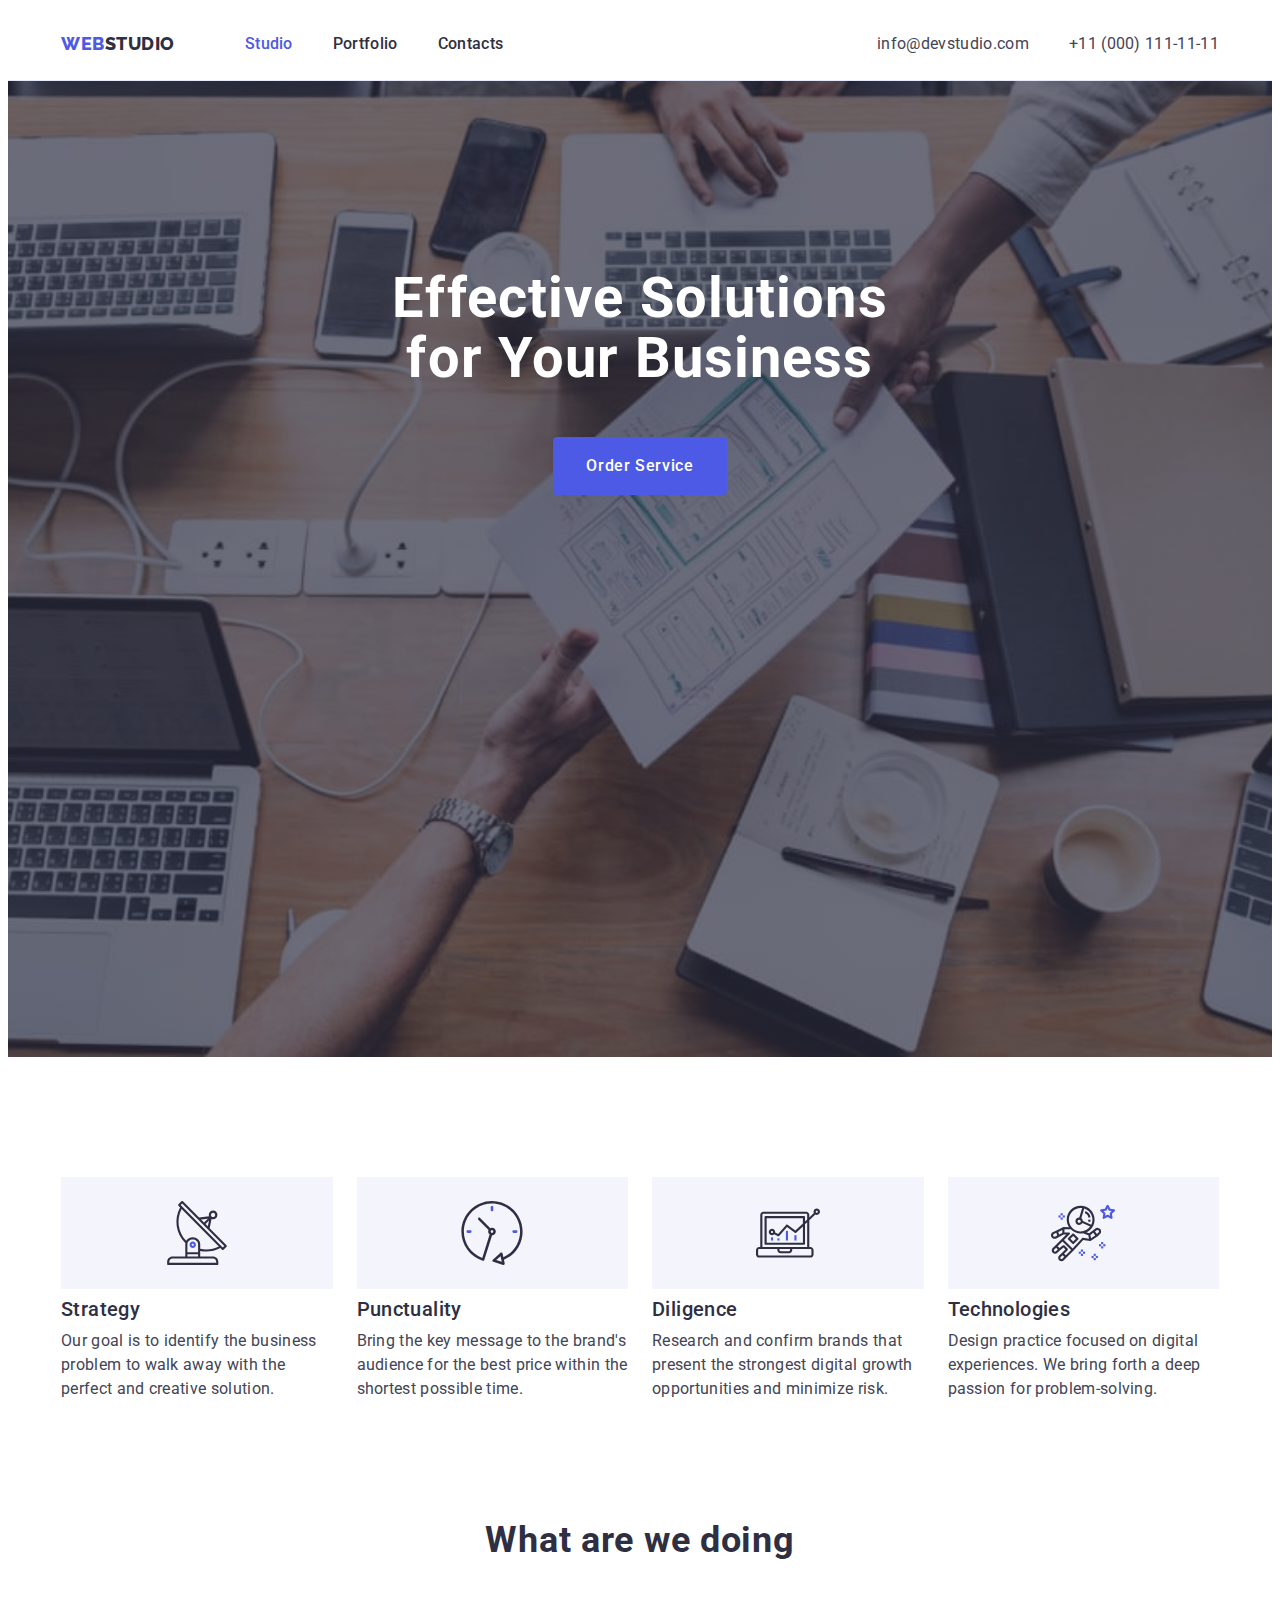
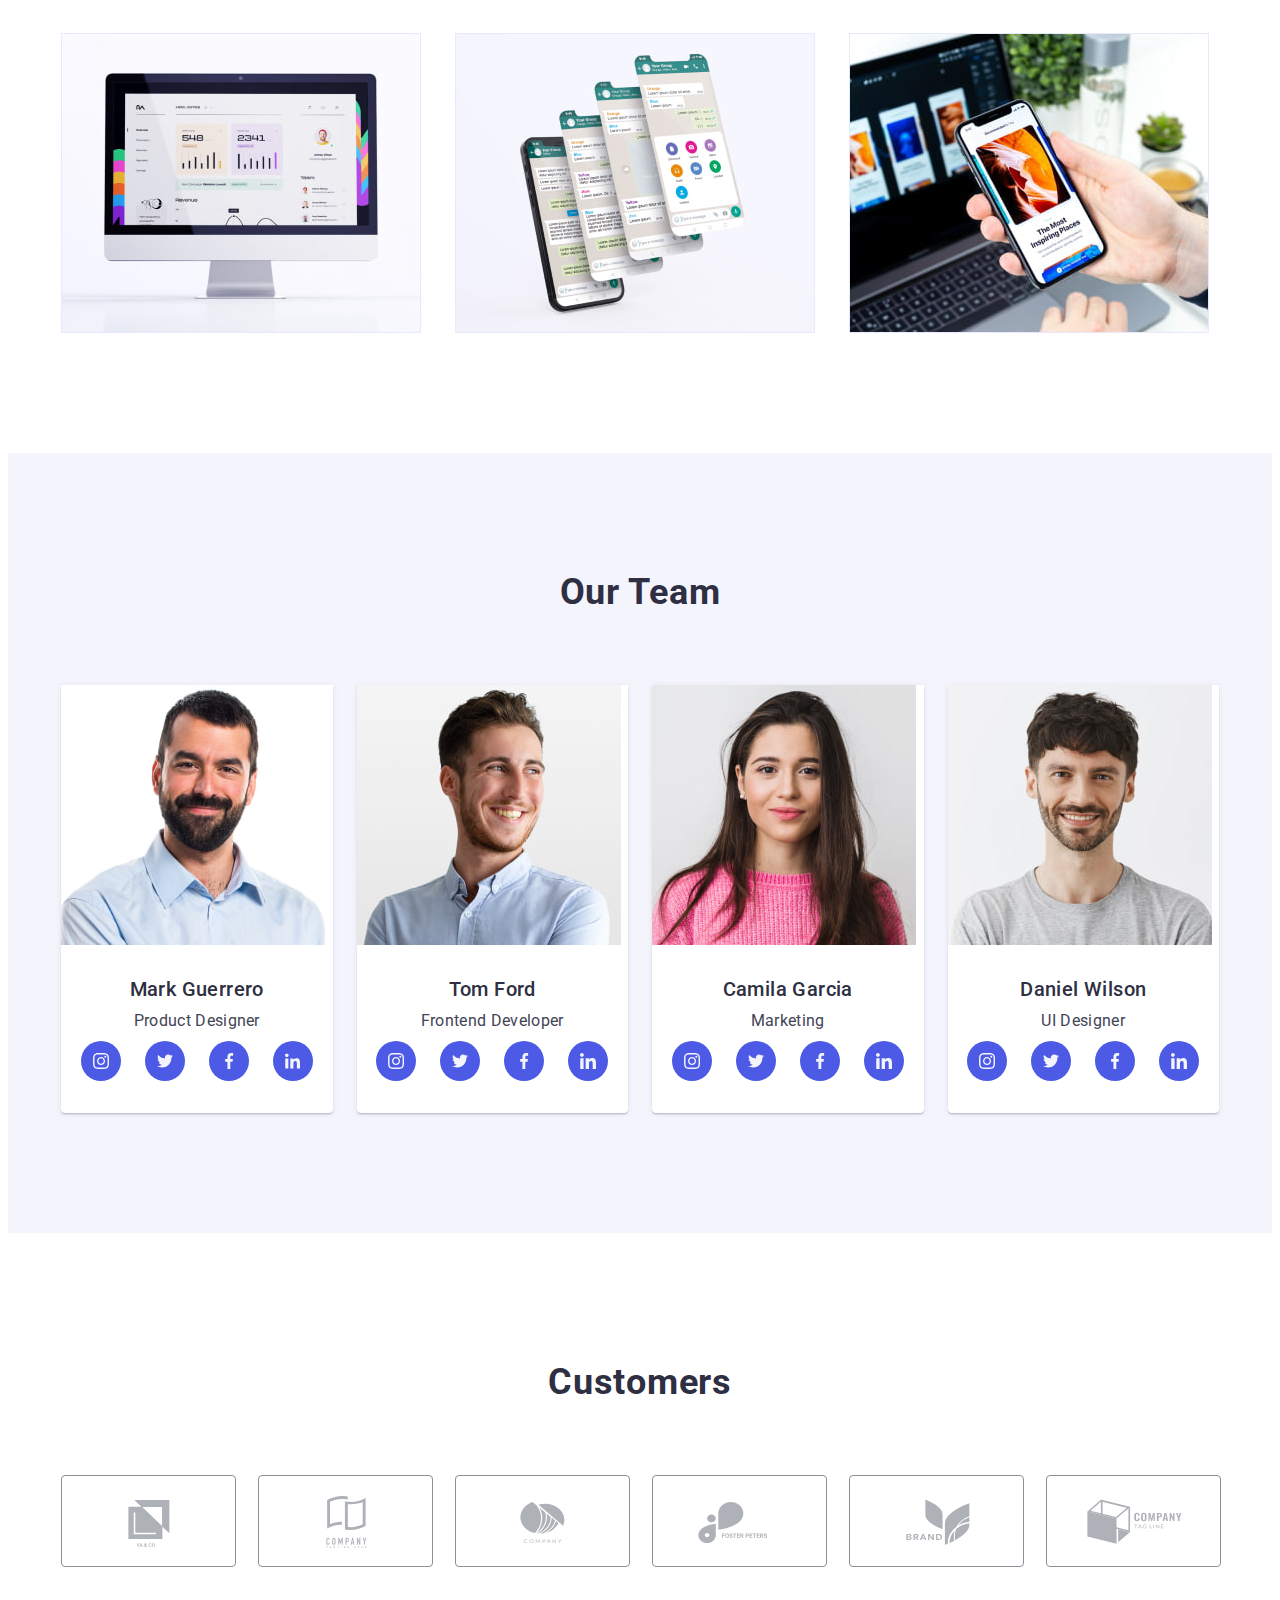
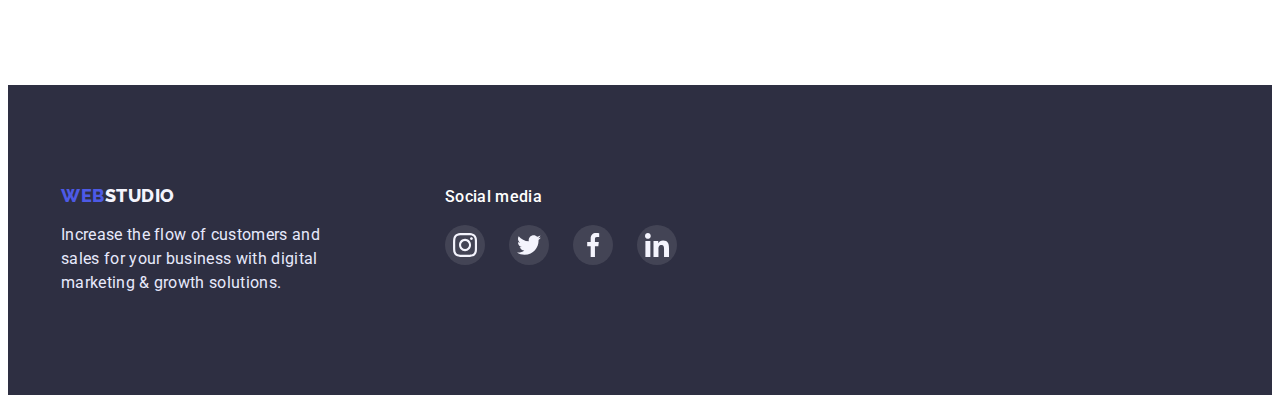
<file: index.html>
<!DOCTYPE html>
<html lang="en">
<head>
    <meta charset="UTF-8">
    <meta http-equiv="X-UA-Compatible" content="IE=edge">
    <meta name="viewport" content="width=device-width, initial-scale=1.0">
    <title>goit-markup-hw-02</title>
    <link rel="preconnect" href="https://fonts.googleapis.com"><link rel="preconnect" href="https://fonts.gstatic.com" crossorigin><link href="https://fonts.googleapis.com/css2?family=Raleway:wght@800&family=Roboto:wght@400;500;700&display=swap" rel="stylesheet">
    <link rel="stylesheet" href="https://cdnjs.cloudflare.com/ajax/libs/modern-normalize/1.1.0/modern-normalize.min.css" integrity="sha512-wpPYUAdjBVSE4KJnH1VR1HeZfpl1ub8YT/NKx4PuQ5NmX2tKuGu6U/JRp5y+Y8XG2tV+wKQpNHVUX03MfMFn9Q==" crossorigin="anonymous" referrerpolicy="no-referrer" />
    <link rel="stylesheet" href="./css/styles.css">
</head>
<body>
    <!-- Шапка сайту-->
    <header class="header">
        <div class="container header-container">
            <nav class="header-navigation">
                <a href="./index.html" class="header-logo link"> <span class="web-logo">Web</span>Studio</a>
                <ul class="header-site-list list">
                    <li class="header-item"><a href="./index.html" class="header-link link current">Studio</a></li>
                    <li class="header-item"><a href="./portfolio.html" class="header-link link">Portfolio</a></li>
                    <li class="header-item"><a href="" class="header-link link">Contacts</a></li>
                </ul> 
            </nav>
                <!-- Контакти -->
            <address class="header-adress">
                <ul class="header-nav-list list">
                    <li class="header-mail"><a href="mailto:info@devstudio.com" class="header-adress-link link">info@devstudio.com</a></li>
                    <li class="header-tel "><a href="tel:+110001111111" class="header-adress-link link">+11 (000) 111-11-11</a></li>
                </ul>
            </address>   
        </div> 
    </header>

    <main>
        <!--Назва сайту-->
        <section class="hero">
            <div>
                <h1 class="hero-title">Effective Solutions for Your Business</h1>
                <button type="button" class="hero-button">Order Service</button>
            </div>
        </section>

        <!--Переваги-->
        <section class="features">
            <div class="container">
                <h2 class="hidden-title">Features </h2>
    
                <ul class="features-list list">
                    <li class="features-item icon-strategy">
                        <h3 class="features-title">Strategy</h3>
                        <p class="features-paragraph">Our goal is to identify the business
                            problem to walk away with the perfect and creative solution. </p>
                    </li>
                    <li class="features-item icon-punctuality">
                        <h3 class="features-title">Punctuality</h3>
                        <p class="features-paragraph">Bring the key message to the brand's audience for the best price within the shortest possible time. </p>
                    </li>
                    <li class="features-item icon-dilligence">
                        <h3 class="features-title">Diligence</h3>
                        <p class="features-paragraph">Research and confirm brands that present the strongest digital growth opportunities and minimize risk. </p>
                    </li>
                    <li class="features-item icon-technologiies">
                        <h3 class="features-title">Technologies</h3>
                        <p class="features-paragraph">Design practice focused on digital experiences. We bring forth a deep passion for problem-solving. </p>
                    </li>
                </ul>
            </div>
        </section>

        <!--Що ми робимо-->
        <section class="work">
            <div class="container">
                <h2 class="work-title">What are we doing</h2>
    
                <ul class="work-list list">
                    <li class="work-item"><img src="./images/comp.jpg" alt="Computer" width="360"></li>
                    <li class="work-item"><img src="./images/messenger.jpg" alt="Messenger" width="360"></li>
                    <li class="work-item"><img src="./images/iphone.jpg" alt="Telephone" width="360"></li>
                </ul>
            </div>
        </section>

        <!--Наша команда-->
        <section class="team">
            <div class="container">
                <h2 class="team-title">Our Team</h2>
    
                <ul class="team-list list">
                    <li class="team-item">
                        <img src="./images/mark.jpg" alt="Mark Guerrero" width="264">
                        <div class="team-container">
                            <h3 class="team-name">Mark Guerrero</h3>
                            <p class="team-subtitle">Product Designer</p>
                            <ul class="team-soc-list list">
                                <li class="team-soc-item"><a href="" class="team-soc-link link"><svg class="team-soc-icon" width="16" height="16">
                                    <use href="./images/symbol-defs.svg#icon-instagram"></use>
                                </svg></a></li>
                                <li class="team-soc-item"><a href="" class="team-soc-link link"><svg class="team-soc-icon" width="16" height="16">
                                    <use href="./images/symbol-defs.svg#icon-twitter"></use>
                                </svg></a></li>
                                <li class="team-soc-item"><a href="" class="team-soc-link link"><svg class="team-soc-icon" width="16" height="16">
                                    <use href="./images/symbol-defs.svg#icon-facebook"></use>
                                </svg></a></li>
                                <li class="team-soc-item"><a href="" class="team-soc-link link"><svg class="team-soc-icon" width="15" height="16">
                                    <use href="./images/symbol-defs.svg#icon-linkedin"></use>
                                </svg></a></li>
                            </ul>
                        </div>
                    </li>
                    <li class="team-item">
                        <img src="./images/tom.jpg" alt="Tom Ford" width="264">
                        <div class="team-container">
                            <h3 class="team-name">Tom Ford</h3>
                            <p class="team-subtitle">Frontend Developer</p>
                            <ul class="team-soc-list list">
                                <li class="team-soc-item"><a href="" class="team-soc-link link"><svg class="team-soc-icon" width="16" height="16">
                                    <use href="./images/symbol-defs.svg#icon-instagram"></use>
                                </svg></a></li>
                                <li class="team-soc-item"><a href="" class="team-soc-link link"><svg class="team-soc-icon" width="16" height="16">
                                    <use href="./images/symbol-defs.svg#icon-twitter"></use>
                                </svg></a></li>
                                <li class="team-soc-item"><a href="" class="team-soc-link link"><svg class="team-soc-icon" width="16" height="16">
                                    <use href="./images/symbol-defs.svg#icon-facebook"></use>
                                </svg></a></li>
                                <li class="team-soc-item"><a href="" class="team-soc-link link"><svg class="team-soc-icon" width="16" height="16">
                                    <use href="./images/symbol-defs.svg#icon-linkedin"></use>
                                </svg></a></li>
                            </ul>
                        </div>
                    </li>
                    <li class="team-item">
                        <img src="./images/camila.jpg" alt="Camila Garcia" width="264">
                        <div class="team-container">
                            <h3 class="team-name">Camila Garcia</h3>
                            <p class="team-subtitle">Marketing</p>
                            <ul class="team-soc-list list">
                                <li class="team-soc-item"><a href="" class="team-soc-link link"><svg class="team-soc-icon" width="16" height="16">
                                    <use href="./images/symbol-defs.svg#icon-instagram"></use>
                                </svg></a></li>
                                <li class="team-soc-item"><a href="" class="team-soc-link link"><svg class="team-soc-icon" width="16" height="16">
                                    <use href="./images/symbol-defs.svg#icon-twitter"></use>
                                </svg></a></li>
                                <li class="team-soc-item"><a href="" class="team-soc-link link"><svg class="team-soc-icon" width="16" height="16">
                                    <use href="./images/symbol-defs.svg#icon-facebook"></use>
                                </svg></a></li>
                                <li class="team-soc-item"><a href="" class="team-soc-link link"><svg class="team-soc-icon" width="16" height="16">
                                    <use href="./images/symbol-defs.svg#icon-linkedin"></use>
                                </svg></a></li>
                            </ul>
                        </div>
                    </li>
                    <li class="team-item">
                        <img src="./images/daniel.jpg" alt="Daniel Wilson" width="264">
                        <div class="team-container">
                            <h3 class="team-name">Daniel Wilson</h3>
                            <p class="team-subtitle">UI Designer</p>
                            <ul class="team-soc-list list">
                                <li class="team-soc-item"><a href="" class="team-soc-link link"><svg class="team-soc-icon" width="16" height="16">
                                    <use href="./images/symbol-defs.svg#icon-instagram"></use>
                                </svg></a></li>
                                <li class="team-soc-item"><a href="" class="team-soc-link link"><svg class="team-soc-icon" width="16" height="16">
                                    <use href="./images/symbol-defs.svg#icon-twitter"></use>
                                </svg></a></li>
                                <li class="team-soc-item"><a href="" class="team-soc-link link"><svg class="team-soc-icon" width="16" height="16">
                                    <use href="./images/symbol-defs.svg#icon-facebook"></use>
                                </svg></a></li>
                                <li class="team-soc-item"><a href="" class="team-soc-link link"><svg class="team-soc-icon" width="16" height="16">
                                    <use href="./images/symbol-defs.svg#icon-linkedin"></use>
                                </svg></a></li>
                            </ul>
                        </div>
                    </li>
                </ul>
            </div>
        </section>
        <!-- Клієнти -->
        <section class="customers">
            <div class="container">
                <h2 class="customers-title">Customers</h2>
                <ul class="customers-list list">
                    <li class="customers-item"><a href="" class="customers-link link"><svg class="customers-icon" width="104" height="56">
                        <use href="./images/symbol-defs.svg#icon-logofirst"></use>
                    </svg></a></li>
                    <li class="customers-item"><a href="" class="customers-link link"><svg class="customers-icon" width="104" height="56">
                        <use href="./images/symbol-defs.svg#icon-logosec"></use>
                    </svg></a></li>
                    <li class="customers-item"><a href="" class="customers-link link"><svg class="customers-icon" width="104" height="56">
                        <use href="./images/symbol-defs.svg#icon-logothree"></use>
                    </svg></a></li>
                    <li class="customers-item"><a href="" class="customers-link link"><svg class="customers-icon" width="104" height="56">
                        <use href="./images/symbol-defs.svg#icon-logofour"></use>
                    </svg></a></li>
                    <li class="customers-item"><a href="" class="customers-link link"><svg class="customers-icon" width="104" height="56">
                        <use href="./images/symbol-defs.svg#icon-logofive"></use>
                    </svg></a></li>
                    <li class="customers-item"><a href="" class="customers-link link"><svg class="customers-icon" width="104" height="56">
                        <use href="./images/symbol-defs.svg#icon-logosix"></use>
                    </svg></a></li>
                </ul>
            </div>
        </section>
    </main>
    
    <!-- Футер -->
    <footer class="footer">
        <div class="container footer-container">
            <div class="footer-list">
                <a href="./index.html" class="footer-logo link"> <span class="web-logo">Web</span>Studio</a>
                <p class="footer-text">Increase the flow of customers and sales for your business with digital marketing & growth solutions.</p>
            </div>
            <div class="footer-soc-media-list">
                <h2 class="footer-soc-title">Social media</h2>
                <ul class="team-soc-list list">
                    <li class="team-soc-item"><a href="" class="team-soc-link footer-soc-link link"><svg class="team-soc-icon footer-soc-icon" width="24" height="24">
                        <use href="./images/symbol-defs.svg#icon-instagram"></use>
                    </svg></a></li>
                    <li class="team-soc-item"><a href="" class="team-soc-link footer-soc-link link"><svg class="team-soc-icon footer-soc-icon" width="24" height="24">
                        <use href="./images/symbol-defs.svg#icon-twitter"></use>
                    </svg></a></li>
                    <li class="team-soc-item"><a href="" class="team-soc-link footer-soc-link link"><svg class="team-soc-icon footer-soc-icon" width="24" height="24">
                        <use href="./images/symbol-defs.svg#icon-facebook"></use>
                    </svg></a></li>
                    <li class="team-soc-item"><a href="" class="team-soc-link footer-soc-link link"><svg class="team-soc-icon footer-soc-icon" width="24" height="24">
                        <use href="./images/symbol-defs.svg#icon-linkedin"></use>
                    </svg></a></li>
            </div>
        </div>
    </footer>

</body>
</html>
</file>
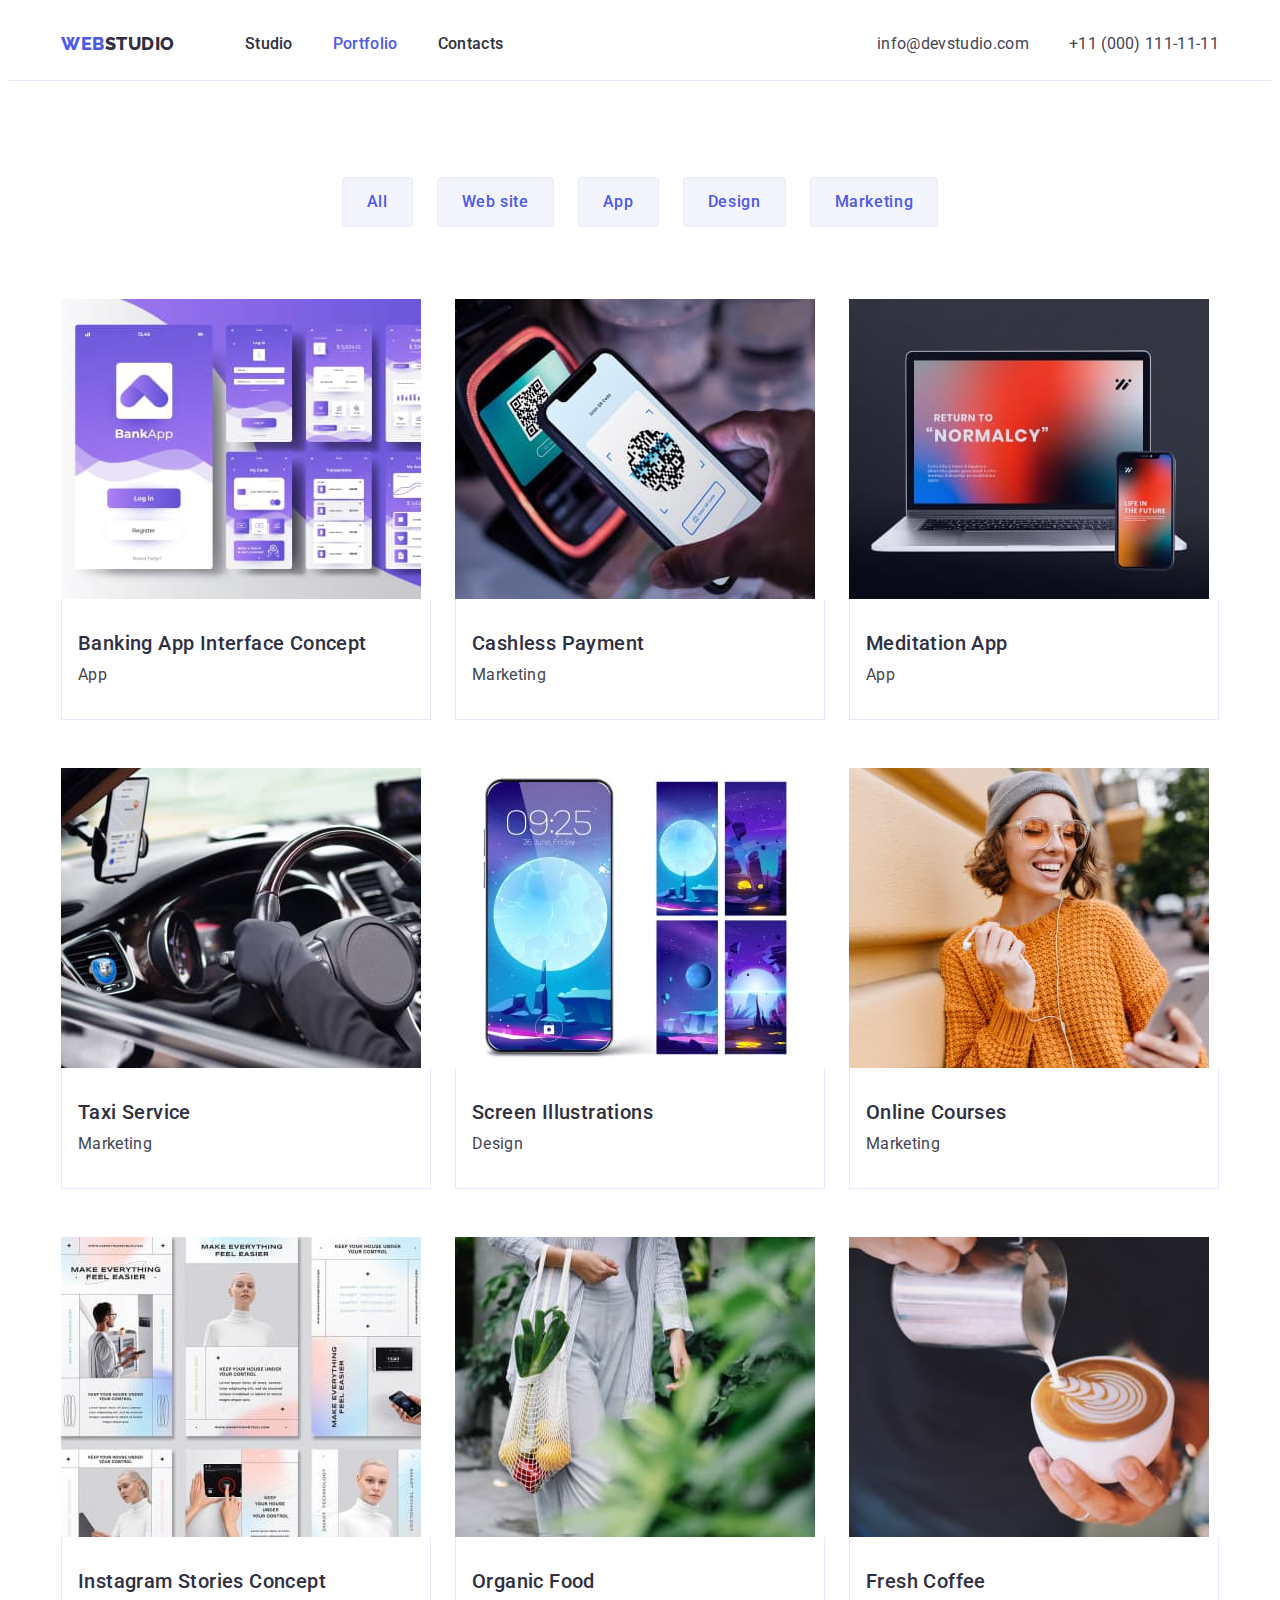
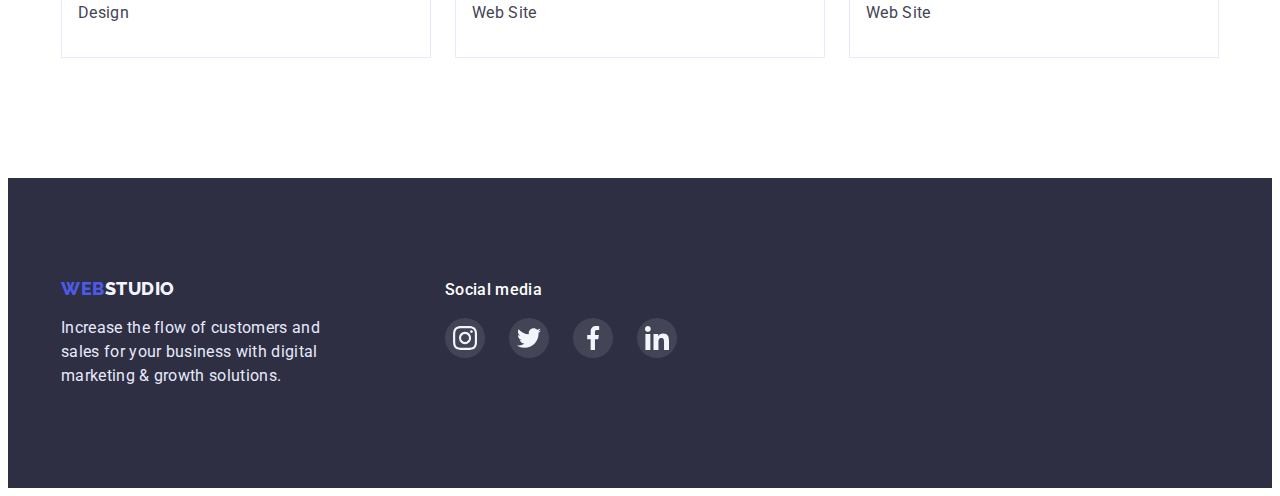
<file: portfolio.html>
<!DOCTYPE html>
<html lang="en">
<head>
    <meta charset="UTF-8">
    <meta http-equiv="X-UA-Compatible" content="IE=edge">
    <meta name="viewport" content="width=device-width, initial-scale=1.0">
    <title>goit-markup-hw-02</title>
    <link rel="preconnect" href="https://fonts.googleapis.com"><link rel="preconnect" href="https://fonts.gstatic.com" crossorigin><link href="https://fonts.googleapis.com/css2?family=Raleway:wght@800&family=Roboto:wght@400;500;700&display=swap" rel="stylesheet">
    <link rel="stylesheet" href="https://cdnjs.cloudflare.com/ajax/libs/modern-normalize/1.1.0/modern-normalize.min.css" integrity="sha512-wpPYUAdjBVSE4KJnH1VR1HeZfpl1ub8YT/NKx4PuQ5NmX2tKuGu6U/JRp5y+Y8XG2tV+wKQpNHVUX03MfMFn9Q==" crossorigin="anonymous" referrerpolicy="no-referrer" />
    <link rel="stylesheet" href="./css/styles.css">
</head>
<body>
    <!-- Шапка сайту-->
    <header class="header">
        <div class="container header-container">
            <nav class="header-navigation">
                <a href="./index.html" class="header-logo link"> <span class="web-logo">Web</span>Studio</a>
                <ul class="header-site-list list">
                    <li class="header-item"><a href="./index.html" class="header-link link">Studio</a></li>
                    <li class="header-item"><a href="./portfolio.html" class="header-link link current">Portfolio</a></li>
                    <li class="header-item"><a href="" class="header-link link">Contacts</a></li>
                </ul> 
            </nav>
                <!-- Контакти -->
                <address class="header-adress">
                    <ul class="header-nav-list list">
                        <li class="header-mail"><a href="mailto:info@devstudio.com" class="header-adress-link link">info@devstudio.com</a></li>
                        <li class="header-tel "><a href="tel:+110001111111" class="header-adress-link link">+11 (000) 111-11-11</a></li>
                    </ul>
                </address>  
        </div>
    </header>
    <main>
        <!-- Послуги -->
        <section class="services">
            <div class="container">
                <h2 class="hidden-title">Services</h2>
                <ul class="services-list list">
                    <li class="services-item"><button type="button" class="services-button">All</button></li>
                    <li class="services-item"><button type="button" class="services-button">Web site</button></li>
                    <li class="services-item"><button type="button" class="services-button">App</button></li>
                    <li class="services-item"><button type="button" class="services-button">Design</button></li>
                    <li class="services-item"><button type="button" class="services-button">Marketing</button></li>
                </ul>
                <!-- Приклади робіт -->
                <h2 class="hidden-title">work examples</h2>
                <ul class="examples-list list">
                    <li class="examples-item">
                        <a href="" class="link examples-link">
                            <img src="./portfolio/banking.jpg" alt="Banking app interface" width="360">
                            <div class="examples-container">
                                <h3 class="examples-title">Banking App Interface Concept</h3>
                                <p class="examples-subtitle">App</p>
                            </div>
                        </a>
                    </li>
                    <li class="examples-item">
                        <a href="" class="link examples-link"><img src="./portfolio/payment.jpg" alt="Cashless Payment" width="360">
                            <div class="examples-container">
                                <h3 class="examples-title">Cashless Payment</h3>
                                <p class="examples-subtitle">Marketing</p>
                            </div>
                        </a>
                    </li>
                    <li class="examples-item">
                        <a href="" class="link examples-link"><img src="./portfolio/laptop.jpg" alt="Laptop" width="360">
                        <div class="examples-container">
                            <h3 class="examples-title">Meditation App</h3>
                            <p class="examples-subtitle">App</p>
                        </div>
                        </a>
                    </li>
                    <li class="examples-item">
                        <a href="" class="link examples-link"><img src="./portfolio/taxi.jpg" alt="Taxi" width="360">
                        <div class="examples-container">
                            <h3 class="examples-title">Taxi Service</h3>
                            <p class="examples-subtitle">Marketing</p>
                        </div>
                        </a>
                    </li>
                    <li class="examples-item">
                        <a href="" class="link examples-link"><img src="./portfolio/screen.jpg" alt="Screen illustration" width="360">
                        <div class="examples-container">
                            <h3 class="examples-title">Screen Illustrations</h3>
                            <p class="examples-subtitle">Design</p>
                        </div>
                        </a>
                    </li>
                    <li class="examples-item">
                        <a href="" class="link examples-link"><img src="./portfolio/courses.jpg" alt="Girl" width="360">
                        <div class="examples-container">
                            <h3 class="examples-title">Online Courses</h3>
                            <p class="examples-subtitle">Marketing</p>
                        </div>
                        </a>
                    </li>
                    <li class="examples-item">
                        <a href="" class="link examples-link"><img src="./portfolio/inst.jpg" alt="Instagram stories" width="360">
                        <div class="examples-container">
                            <h3 class="examples-title">Instagram Stories Concept</h3>
                            <p class="examples-subtitle">Design</p>
                        </div>
                        </a>
                    </li>
                    <li class="examples-item">
                        <a href="" class="link examples-link"><img src="./portfolio/food.jpg" alt="Organic Food" width="360">
                        <div class="examples-container">
                            <h3 class="examples-title">Organic Food</h3>
                            <p class="examples-subtitle">Web Site</p>
                        </div>
                        </a>
                    </li>
                    <li class="examples-item">
                        <a href="" class="link examples-link"><img src="./portfolio/coffee.jpg" alt="cappuchino" width="360">
                        <div class="examples-container">
                            <h3 class="examples-title">Fresh Coffee</h3>
                            <p class="examples-subtitle">Web Site</p>
                        </div>
                        </a>
                    </li>
                </ul>
            </div>
        </section>
    </main>
    <!-- Футер -->
    <footer class="footer">
        <div class="container footer-container">
            <div class="footer-list">
                <a href="./index.html" class="footer-logo link"> <span class="web-logo">Web</span>Studio</a>
                <p class="footer-text">Increase the flow of customers and sales for your business with digital marketing & growth solutions.</p>
            </div>
            <div class="footer-soc-media-list">
                <h2 class="footer-soc-title">Social media</h2>
                <ul class="team-soc-list list">
                    <li class="team-soc-item"><a href="" class="team-soc-link footer-soc-link link"><svg class="team-soc-icon footer-soc-icon" width="24" height="24">
                        <use href="./images/symbol-defs.svg#icon-instagram"></use>
                    </svg></a></li>
                    <li class="team-soc-item"><a href="" class="team-soc-link footer-soc-link link"><svg class="team-soc-icon footer-soc-icon" width="24" height="24">
                        <use href="./images/symbol-defs.svg#icon-twitter"></use>
                    </svg></a></li>
                    <li class="team-soc-item"><a href="" class="team-soc-link footer-soc-link link"><svg class="team-soc-icon footer-soc-icon" width="24" height="24">
                        <use href="./images/symbol-defs.svg#icon-facebook"></use>
                    </svg></a></li>
                    <li class="team-soc-item"><a href="" class="team-soc-link footer-soc-link link"><svg class="team-soc-icon footer-soc-icon" width="24" height="24">
                        <use href="./images/symbol-defs.svg#icon-linkedin"></use>
                    </svg></a></li>
            </div>
        </div>
    </footer>
</body>
</html>
</file>
<file: css/styles.css>
:root {--main-text-color: #434455;
    --second-text-color: #2E2F42;
    --accent-color: #4D5AE5;
    --main-white-color: #ffffff;
    --second-cloud-color:  #F4F4FD;
    --corn-color: #E7E9FC;
    --hover-bgc: #404BBF;
    --second-hover-bgc: #31D0AA;
    --border-grey-color: #8E8F99;
    --logo-grey-color: #AFB1B8;
    --typical-line-height: 1.5;
    --typical-letter-spacing: 0.02em;}

body {background-color: var(--main-white-color);
    color: var(--main-text-color);
    font-family: 'Roboto', sans-serif;
    font-weight: 400;}

h1, h2, h3, h4, h5, h6, p {margin: 0;}

ul {margin: 0; padding-left: 0;}

img {display: block;
max-width: 100%;
height: auto;}

.list {list-style: none;}

.link {text-decoration: none;}

.container {max-width: 1158px;
padding-left: 15px;
padding-right: 15px;
margin-left: auto;
margin-right: auto;}
/* outline: 2px solid teal;} */

.header a {
    display: block;
padding-top: 24px;
padding-bottom: 24px;}

.hidden-title {position: absolute;
    width: 1px;
    height: 1px;
    margin: -1px;
    border: 0;
    padding: 0;
    
    white-space: nowrap;
    clip-path: inset(100%);
    clip: rect(0 0 0 0);
    overflow: hidden;}

.header { border-bottom: 1px solid var(--corn-color);}

.header-navigation {display: flex;
align-items: center;}

.header-site-list {display: flex;}

.header-item:not(:last-child) {margin-right: 40px;}

.header-container {display: flex;
align-items: center;}

/* Лого */

.header-logo {color: var(--second-text-color);
font-family: 'Raleway', sans-serif;
font-weight: 800;
font-size: 18px;
line-height: 1.33;
letter-spacing: 0.03em;
text-transform: uppercase;
margin-right: 70px;}

.web-logo {color: var(--accent-color)}

.header-logo:hover,
.header-logo:focus,
.header-logo:active {color: var(--accent-color)}

/* Навігація */

.header-link {font-weight: 500;
    font-size: 16px;
    line-height: var(--typical-line-height);
    letter-spacing: var(--typical-letter-spacing);
    color: var(--second-text-color)}

.header-link:hover,
.header-link:focus,
.header-link:active { color: var(--accent-color)}

.current {color: var(--accent-color)}

/* Контакти */

.header-adress-link {font-style: normal;
font-size: 16px;
line-height: var(--typical-line-height);
letter-spacing: var(--typical-letter-spacing);
color: var(--main-text-color);}

.header-adress-link:hover,
.header-adress-link:focus,
.header-adress-link:active {color: var(--accent-color)}

.header-nav-list {display: flex;}

.header-adress {margin-left: auto;}

.header-mail {margin-right: 40px;}

/* .header-tel {} */

/* Назва сайту */

.hero {background-color: var(--second-text-color);
    text-align: center;
padding-top: 188px;
padding-bottom: 188px;
max-width: 1440px;
min-height: 600px;
margin-left: auto;
margin-right: auto;
background-repeat: no-repeat;
background-size: cover;
background-position: center;
/* outline: 2px solid teal; */
background-image: linear-gradient(to right, rgba(46, 47, 66, 0.7), rgba(46, 47, 66, 0.7)),
url(../images/office.jpg);}


.hero-title {font-size: 56px;
line-height: 1.07;
letter-spacing: var(--typical-letter-spacing);
color: var(--main-white-color);
margin-bottom: 48px;
margin-left: auto;
margin-right: auto;
max-width: 500px;}

   /* Кнопка замовлення */

.hero-button {font-family: inherit;
    font-weight: 500;
    font-size: 16px;
    line-height: var(--typical-line-height);
    letter-spacing: 0.04em;
    color: var(--main-white-color);
    background-color: var(--accent-color);
    cursor: pointer;
    margin-left: auto;
    margin-right: auto;
    border: 1px solid transparent;
    border-radius: 4px;
padding: 16px 32px;
min-width: 169px;}

.hero-button:hover,
.hero-button:focus,
.hero-button:active{background-color: var(--hover-bgc)}

/* Переваги */

.features {padding-top: 120px;
padding-bottom: 120px;}

.features-list {display: flex;}

.features-item {margin-right: 24px;}

.features-item {flex-basis: calc((100% - 72px) / 4);}

.features-item:nth-child(4n + 4) {margin-right: 0;}

.features-item::before {display: flex;
    content: "";
    height: 112px;
    /* outline: 2px solid teal; */
    background-repeat: no-repeat;
    background-position: center;
    block-size: contain;
    background-color: var(--second-cloud-color);
}

.icon-strategy::before {background-image: url(../images/strategy.svg);}

.icon-punctuality::before {background-image: url(../images/punctuality.svg);}

.icon-dilligence::before {background-image: url(../images/dilligence.svg);}

.icon-technologiies::before {background-image: url(../images/technologies.svg);}

.features-title {font-weight: 500;
    font-size: 20px;
    line-height: 1.2;
    letter-spacing: var(--typical-letter-spacing);
    color: var(--second-text-color);
    margin-top: 8px;
    margin-bottom: 8px;}

.features-paragraph {font-size: 16px;
    line-height: var(--typical-line-height);
    letter-spacing: var(--typical-letter-spacing);}

/* Що ми робимо */

.work {padding-bottom: 120px;}

.work-title, .team-title {font-size: 36px;
    text-align: center;
    line-height: 1.11;
    letter-spacing: var(--typical-letter-spacing);
    color: var(--second-text-color);}

.work-title {margin-bottom: 72px;}
    
.work-list {display: flex;}

.work-item {margin-right: 24px;}

.work-item:nth-child(3n + 3) {margin-right: 0;}

.work-item {flex-basis: calc((100% - 48px) / 3);}

/* Наша команда  */

.team {background: var(--second-cloud-color);
padding-top: 120px;
padding-bottom: 120px;}

.team-list {display: flex;}

.team-title {margin-bottom: 72px;}

.team-container {padding: 32px 16px;;
text-align: center;}

.team-item {background-color: var(--main-white-color);
margin-right: 24px;
border-bottom-left-radius: 4px;
border-bottom-right-radius: 4px;
box-shadow: 0 2px 1px rgba(46, 47, 66, 0.08), 0 1px 1px rgba(46, 47, 66, 0.16), 0 1px 6px rgba(46, 47, 66, 0.08);}
    
.team-item:nth-child(4n+4) {margin-right: 0;}

.team-item {flex-basis: calc((100% - 72px) / 4);}

.team-name, .examples-title {font-weight: 500;
    font-size: 20px;
    line-height: 1.2;
    letter-spacing: var(--typical-letter-spacing);
    color:var(--second-text-color);}

.team-name {margin-bottom: 8px;}


.team-soc-list {display: flex;
justify-content: center;}

.team-soc-item {width: 40px;
    height: 40px;}

.team-soc-item:not(:last-child) {margin-right: 24px;}

.team-soc-link {width: 100%;
    height: 100%;
    background-color: var(--accent-color);
    border-radius: 50%;
    display: flex;
    align-items: center;
    justify-content: center;
    fill: var(--second-cloud-color);}

.team-soc-link:is(:hover,:focus) {background-color: var(--hover-bgc);}

/* Приклади робіт */

.examples-list {display: flex;
flex-wrap: wrap;
row-gap: 48px;
column-gap: 24px;}

.examples-item {flex-basis: calc((100% - 48px) / 3);}

.examples-item a {display: block;}

.examples-link:is(:hover, :focus){box-shadow: 0 1px 6px rgba(46, 47, 66, 0.08), 0 1px 1px rgba(46, 47, 66, 0.16), 0 1px 6px rgba(46, 47, 66, 0.08);}

.examples-container {padding-top: 32px;
padding-bottom: 32px;
padding-left: 16px;
border-bottom: 1px solid var(--corn-color);
border-left: 1px solid var(--corn-color);
border-right: 1px solid var(--corn-color);}

.examples-title {margin-bottom: 8px;}

.team-subtitle, .examples-subtitle {font-size: 16px;
color: var(--main-text-color);
line-height: var(--typical-line-height);
letter-spacing: var(--typical-letter-spacing);}

.team-subtitle {margin-bottom: 8px;}


/*  Клієнти  */

.customers {padding-top: 130px;
padding-bottom: 120px;}

.customers-title {font-style: bold;
    font-size: 36px;
    line-height: 1.11;
    letter-spacing: var(--typical-letter-spacing);
    text-align: center;
    color: var(--second-text-color);
    margin-bottom: 72px;}

.customers-list {display: flex;
gap: 24px;}

.customers-item {width: calc((100% - 120px) / 6);
height: 90px;}

.customers-link {width: 100%;
height: 100%;
border: 1px solid var(--border-grey-color);
display: flex;
border-radius: 4px;
justify-content: center;
align-items: center;}

.customers-icon {fill:  var(--logo-grey-color)}

.customers-link:is(:hover, :focus) {border-color: var(--hover-bgc);}

.customers-link:is(:hover, :focus) .customers-icon {
    fill: var(--hover-bgc);
}

/* Футер */

.footer {background: var(--second-text-color);
padding-top: 100px;
padding-bottom: 100px;}

.footer-logo {color:var(--second-cloud-color);
    font-family: 'Raleway', sans-serif;
    font-weight: 800;
    font-size: 18px;
    line-height: 1.16;
    letter-spacing: 0.03em;
    text-transform: uppercase;}

.footer-logo:hover,
.footer-logo:focus,
.footer-logo:active {color: var(--accent-color)}

.footer-text {font-size: 16px;
    line-height: var(--typical-line-height);
    letter-spacing: var(--typical-letter-spacing);
    color: var(--corn-color);
    margin-top: 16px;
width: 264px;}

.footer-container {display: flex;
align-items: baseline;}

.footer-list {margin-right: 120px;}

.footer-soc-title {color: var(--main-white-color);
font-size: 16px;
font-weight: 500;
line-height: var(--typical-line-height);
letter-spacing: var(--typical-letter-spacing);
margin-bottom: 16px;}

.footer-soc-link {background-color: rgba(255, 255, 255, 0.1);}

.footer-soc-link:is(:hover,:focus) {
    background-color: var(--second-hover-bgc);}

/* Послуги */

.services-list {display: flex;
margin-bottom: 72px;
justify-content: center;}

.services {padding-top: 96px;
padding-bottom: 120px;}

    .services-button {font-family: inherit;
    font-weight: 500;
    font-size: 16px;
    line-height: var(--typical-line-height);
    letter-spacing: 0.04em;
    color: var(--accent-color);
    background-color: var(--second-cloud-color);
    cursor: pointer;
    border: 1px solid var(--corn-color);
    border-radius: 4px;
    padding: 12px 24px;}

.services-item:not(:last-child) {margin-right: 24px;}   

.services-button:is(:hover, :focus, :active) {color: var(--main-white-color);
background-color: var(--hover-bgc);
box-shadow: 0 2px 2px rgba(0, 0, 0, 0.12), 0 2px 1px rgba(0, 0, 0, 0.08), 0 3px 1px rgba(0, 0, 0, 0.1);
border-color: #404BBF;}
</file>
